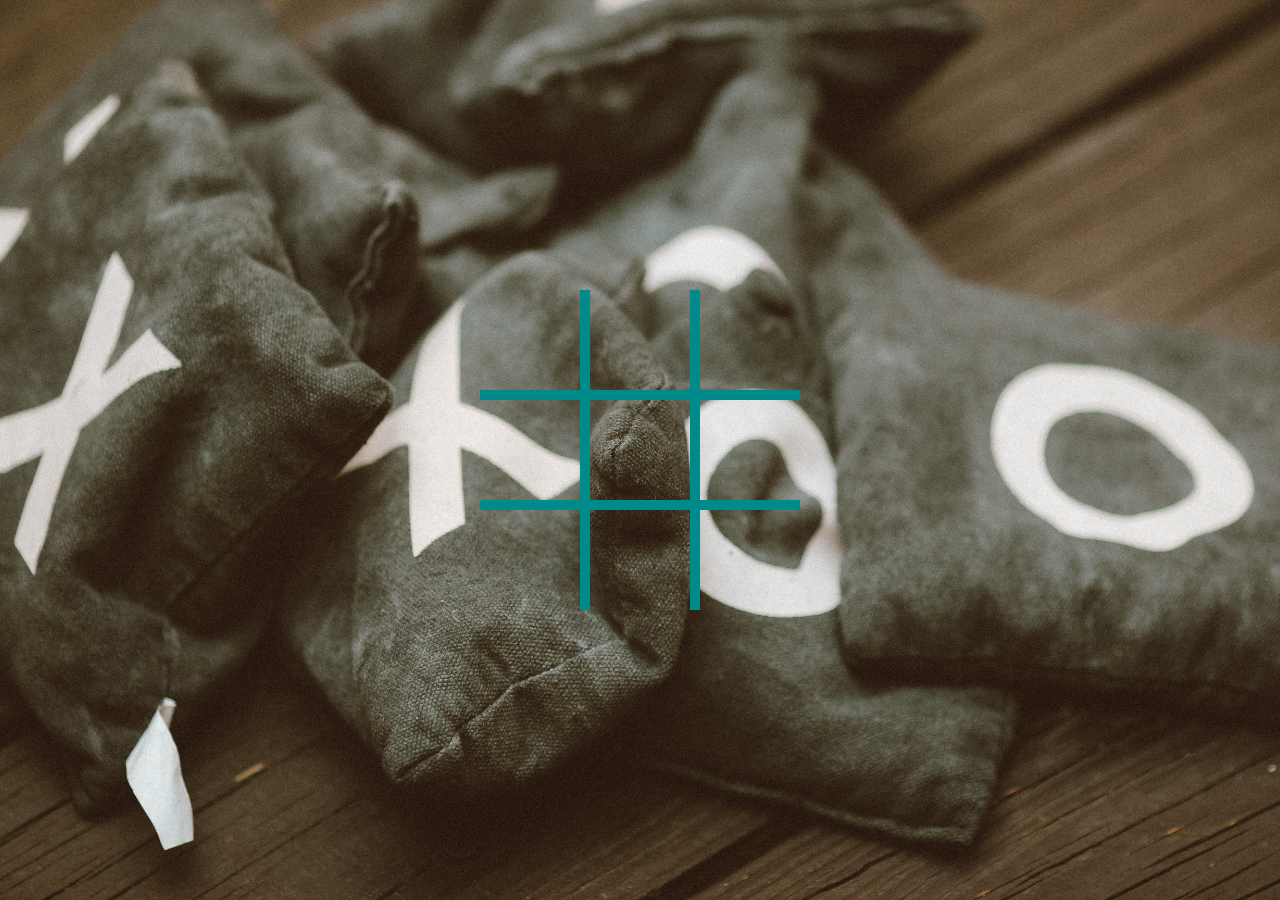
<file: index.html>
<!DOCTYPE html>
<html lang="en">
<head>
 <meta charset="UTF-8">
 <meta http-equiv="X-UA-Compatible" content="IE=edge">
 <meta name="viewport" content="width=device-width, initial-scale=1.0">
 <link rel="stylesheet" href="style.css">
 <script src="script.js" defer></script>
 <title>Tic-Tac-Toe</title>
</head>
<body>
        <div class="board" id="board">
               <div class="cell" data-cell></div>
               <div class="cell" data-cell></div>
               <div class="cell" data-cell></div>
               <div class="cell" data-cell></div>
               <div class="cell" data-cell></div>
               <div class="cell" data-cell></div>
               <div class="cell" data-cell></div>
               <div class="cell" data-cell></div>
               <div class="cell" data-cell></div>
           </div>
           <div class="winning-message" id="winningMessage">
               <div id="winningMessageText"></div>
               <button id="restartButton">Restart</button>
           </div>
       </body>

</html>
</file>
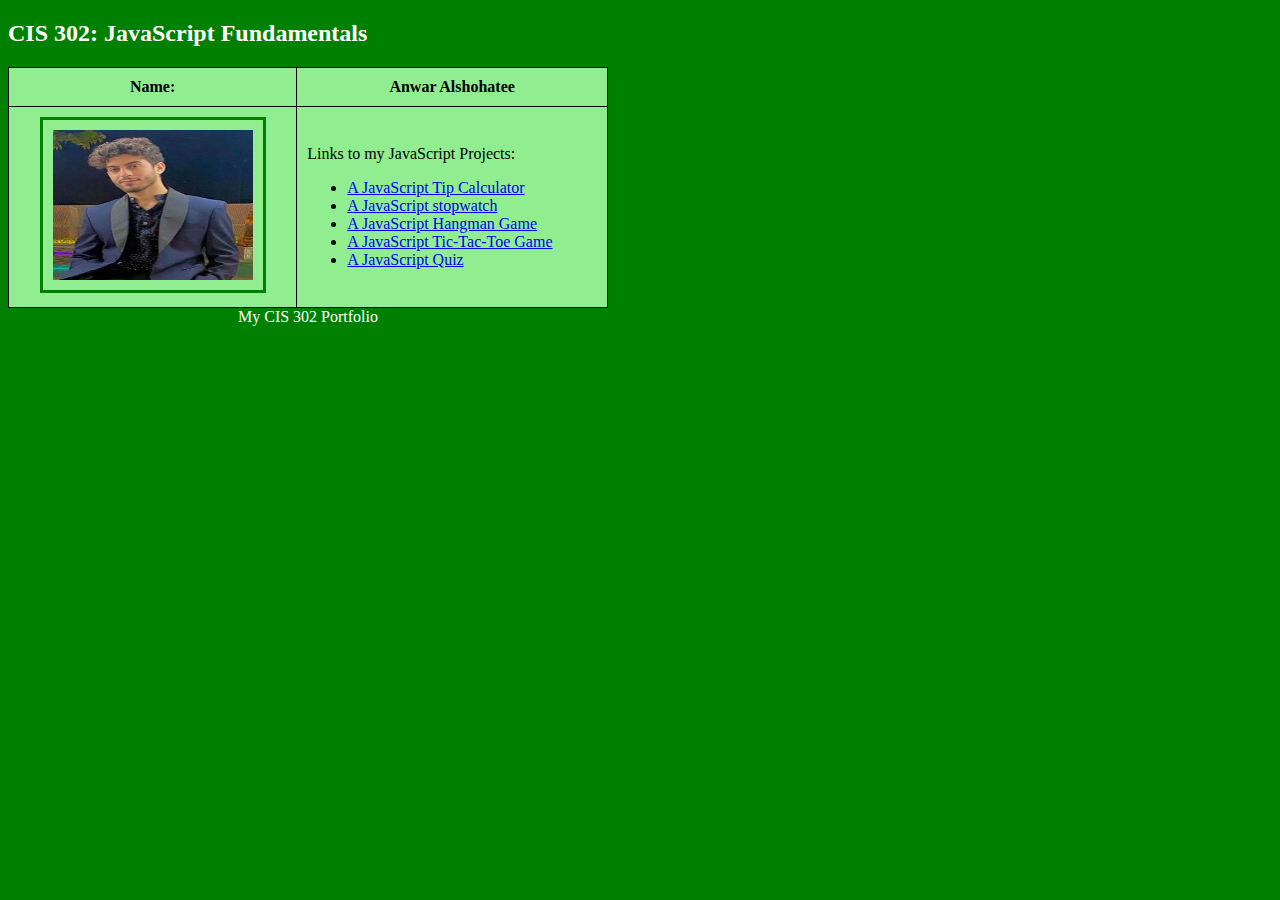
<file: Final_Project/index.html>
<!DOCTYPE html>
<html lang="en">
<head>
    <meta charset="UTF-8">
    <meta http-equiv="X-UA-Compatible" content="IE=edge">
    <meta name="viewport" content="width=device-width, initial-scale=1.0">
    <title>Anwar Alshohatee 302</title>
    <link rel="stylesheet" href="style.css">
</head>
<body>
    
    <h2>CIS 302: JavaScript Fundamentals</h2>
    <table>
        <thead>
            <tr>
                <th>Name:</th>
                <th>Anwar Alshohatee</th>
             </tr>
         </thead>
        <tbody>
            <tr>
                <td id="Anwar_img" > <img src="Anwar.jpg" alt=""> </td>
                <td>
                    <p>Links to my JavaScript Projects: </p>
                    <ul>
                        <li> <a href="https://zargo246.github.io/Project_1/" target="_blank"> A JavaScript Tip Calculator </a>  </li>
                        <li> <a href="https://zargo246.github.io/stopwatch/" target="_blank"> A JavaScript stopwatch </a>  </li>
                        <li> <a href="https://zargo246.github.io/Project3/" target="_blank"> A JavaScript Hangman Game </a>  </li>
                        <li>  <a href="https://zargo246.github.io/Project_11/" target="_blank"> A JavaScript Tic-Tac-Toe Game </a> </li>
                        <li> <a href="https://zargo246.github.io/Project_12/" target="_blank"> A JavaScript Quiz </a> </li>
                    </ul>
                </td>
            </tr>
        </tbody>
        <caption> My CIS 302 Portfolio </caption>
    </table>
</body>
</html>
</file>
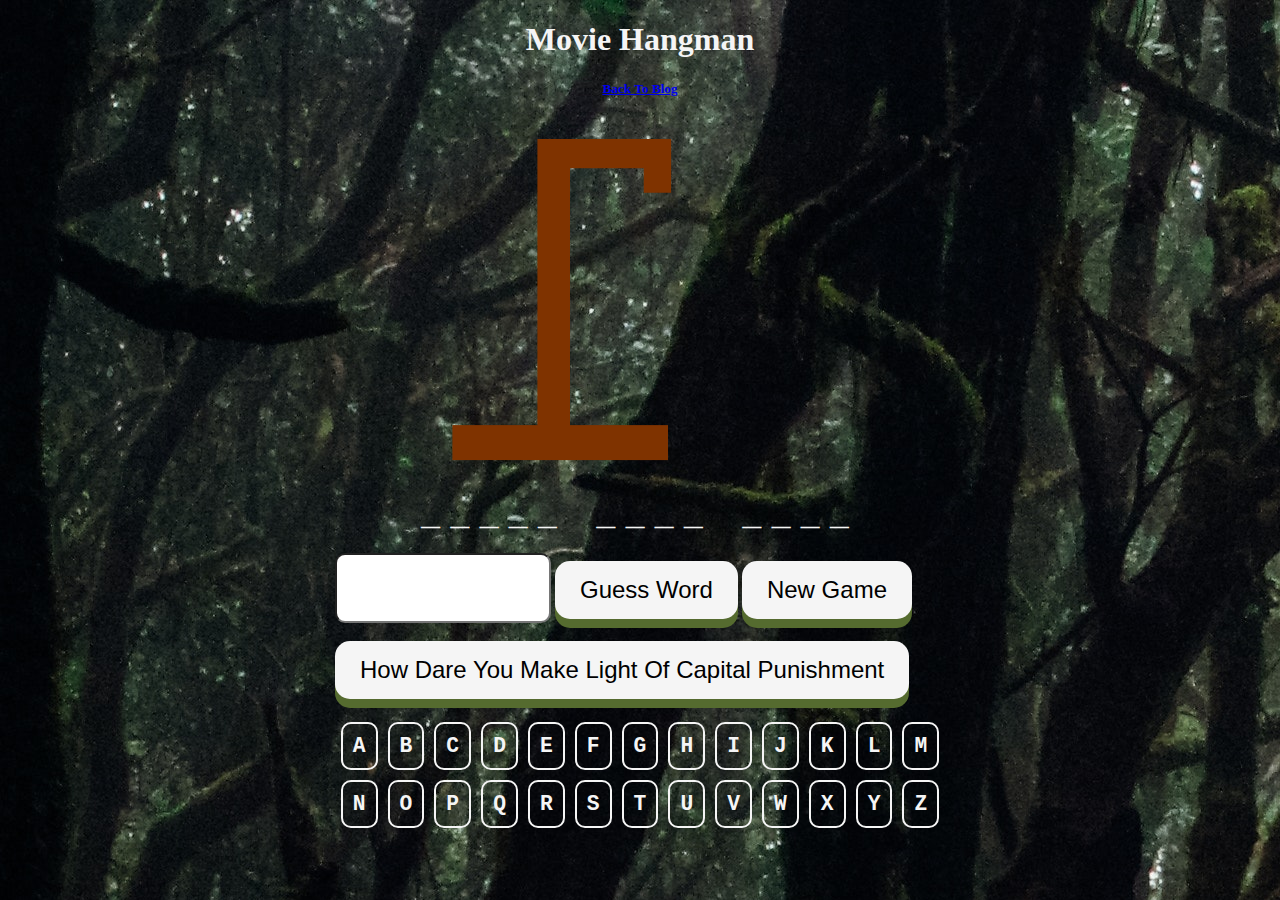
<file: Project3/index.html>
<!DOCTYPE html>
<html>
  <head>
    <title>Movie Hangman</title>
    <link rel="stylesheet" href="hangman.css">
    <link rel="shortcut icon" 
          href="https://mitchum.blog/wp-content/uploads/2019/05/favicon.png" />
  </head>
  <body>
    <main>
      <h1>Movie Hangman</h1>
      <h5><a href="https://mitchum.blog/how-to-build-hangman-with-javascript/">Back To Blog</a></h5>
      <div id="gallows">
        <img style="padding-left: 70px" id="hangmanImage" src="img/hangman0.png">
      </div>
      <div id="word"></div>
      <br>
      <div id="controls">
        <input type="text" id="guessBox">
        <button id="guessWordButton" class="button" onclick="guessWord( game )">Guess Word</button>
        <button id="newGameButton" class="button" onclick="newGame();">New Game</button>
        <br>
        <br>
        <form action="https://mitchum.blog/sorry-for-offending-subscribe/">
          <button class="button">How Dare You Make Light Of Capital Punishment</button>
        </form>
      </div>
      <br>
      <div id="guesses"></div>
    </main>   
   <script src="hangman.js"></script>
  </body>
</html>
</file>
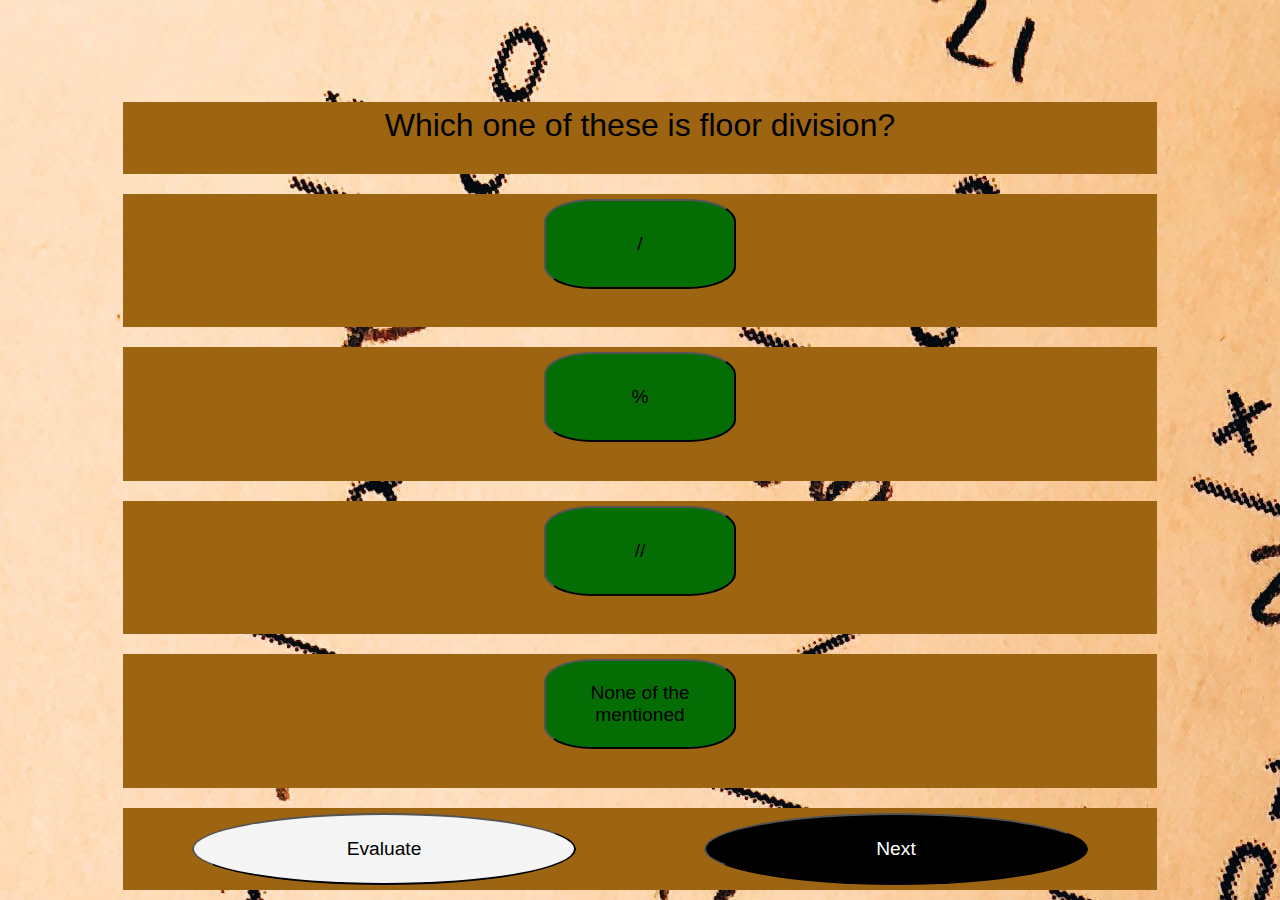
<file: Project_12/index.html>
<!DOCTYPE html>
<html lang="en">
<head>
	<meta charset="UTF-8">
	<meta http-equiv="X-UA-Compatible" content="IE=edge">
	<meta name="viewport" content="width=device-width, initial-scale=1.0">
	<link rel="stylesheet" href="style.css">
</head>
<body>
	<div class="panel">
		<div class="result">

		</div>
		<div class="question-container" id="question">
			Question goes here.
		</div>
		<div class="option-container">
			<button class="option" onclick="" id="op1" >option1</button>
	
		</div>
		<div class="option-container">
	
			<button class="option" id="op2" >option2</button>

		</div>
		<div class="option-container">
			
			<button class="option" id="op3">option3</button>
	
		</div>
		<div class="option-container">
			
			<button class="option" id="op4">option4</button>
		</div>
		<div class="navigation">
			<button class="evaluate">Evaluate</button>
			<button class="next">Next</button>
		</div>
	</div>
	<script src="script.js"></script>
</body>
</html>
</file>
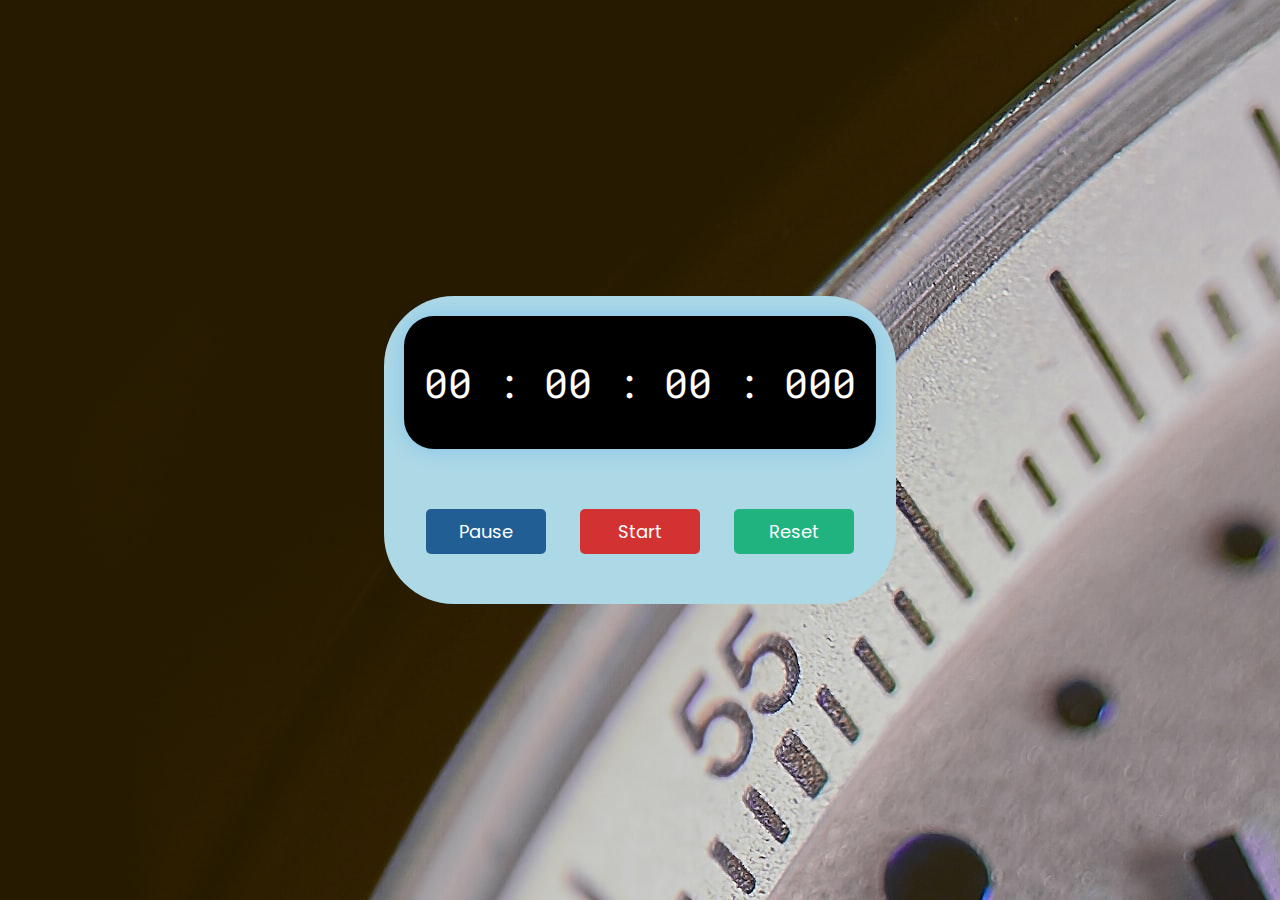
<file: stopwatch/index.html>
<!DOCTYPE html>
<!-- Design by foolishdeveloper.com -->
<html lang="en">
<head>
    <title>javascript simple stopwatch</title>
    <!--Google Font-->
    <link rel="preconnect" href="https://fonts.gstatic.com">
    <link href="https://fonts.googleapis.com/css2?family=Poppins:wght@600&family=Roboto+Mono:wght@700&display=swap" rel="stylesheet">
    <!--Stylesheet-->
    <style media="screen">
      *,
*:before,
*:after{
    padding: 0;
    margin: 0;
    box-sizing: border-box;
}
body{
  background-image: url("timer.jpg");
  width: 500px;
  
  
}
.container{
    background-color: lightblue;
    width: 40%;
    min-width: 500px;
    position: absolute;
    transform: translate(-50%,-50%);
    top: 50%;
    left: 50%;
    padding: 20px 0;
    padding-bottom: 50px;
    border-radius: 70px;
}
.timerDisplay{
    position: relative;
    width: 92%;
    background: black;
    left: 4%;
    padding: 40px 0;
    font-family: 'Roboto mono',monospace;
    color: white;
    font-size: 40px;
    display: flex;
    align-items: center;
    justify-content: space-around;
    border-radius: 30px;
    box-shadow: 0 0 20px rgba(0,139,253,0.25);
}
.buttons{
    width: 90%;
    margin: 60px auto 0 auto;
    display: flex;
    justify-content: space-around;
}
.buttons button{
    width: 120px;
    height: 45px;
    background-color: #205e94;
    color: #ffffff;
    border: none;
    font-family: 'Poppins',sans-serif;
    font-size: 18px;
    border-radius: 5px;
    cursor: pointer;
    outline: none;
}
.buttons button:nth-last-child(2){
  background-color: #d23332;
}
.buttons button:nth-last-child(1){
  background-color: #20b380;
}
    </style>
</head>
<body>
    <div class="container">
        <div class="timerDisplay">
            00 : 00 : 00 : 000
        </div>
        <div class="buttons">
            <button id="pauseTimer">Pause</button>
            <button id="startTimer">Start</button>
            <button id="resetTimer">Reset</button>
        </div>
    </div>
 
    <script>
let [milliseconds,seconds,minutes,hours] = [0,0,0,0];
let timerRef = document.querySelector('.timerDisplay');
let int = null;

document.getElementById('startTimer').addEventListener('click', ()=>{
    if(int!==null){
        clearInterval(int);
    }
    int = setInterval(displayTimer,10);
});

document.getElementById('pauseTimer').addEventListener('click', ()=>{
    clearInterval(int);
});

document.getElementById('resetTimer').addEventListener('click', ()=>{
    clearInterval(int);
    [milliseconds,seconds,minutes,hours] = [0,0,0,0];
    timerRef.innerHTML = '00 : 00 : 00 : 000 ';
});

function displayTimer(){
    milliseconds+=10;
    if(milliseconds == 1000){
        milliseconds = 0;
        seconds++;
        if(seconds == 60){
            seconds = 0;
            minutes++;
            if(minutes == 60){
                minutes = 0;
                hours++;
            }
        }
    }
    let h = hours < 10 ? "0" + hours : hours;
    let m = minutes < 10 ? "0" + minutes : minutes;
    let s = seconds < 10 ? "0" + seconds : seconds;
    let ms = milliseconds < 10 ? "00" + milliseconds : milliseconds < 100 ? "0" + milliseconds : milliseconds;

    timerRef.innerHTML = ` ${h} : ${m} : ${s} : ${ms}`;
}


    </script>
</body>
</html>
</file>
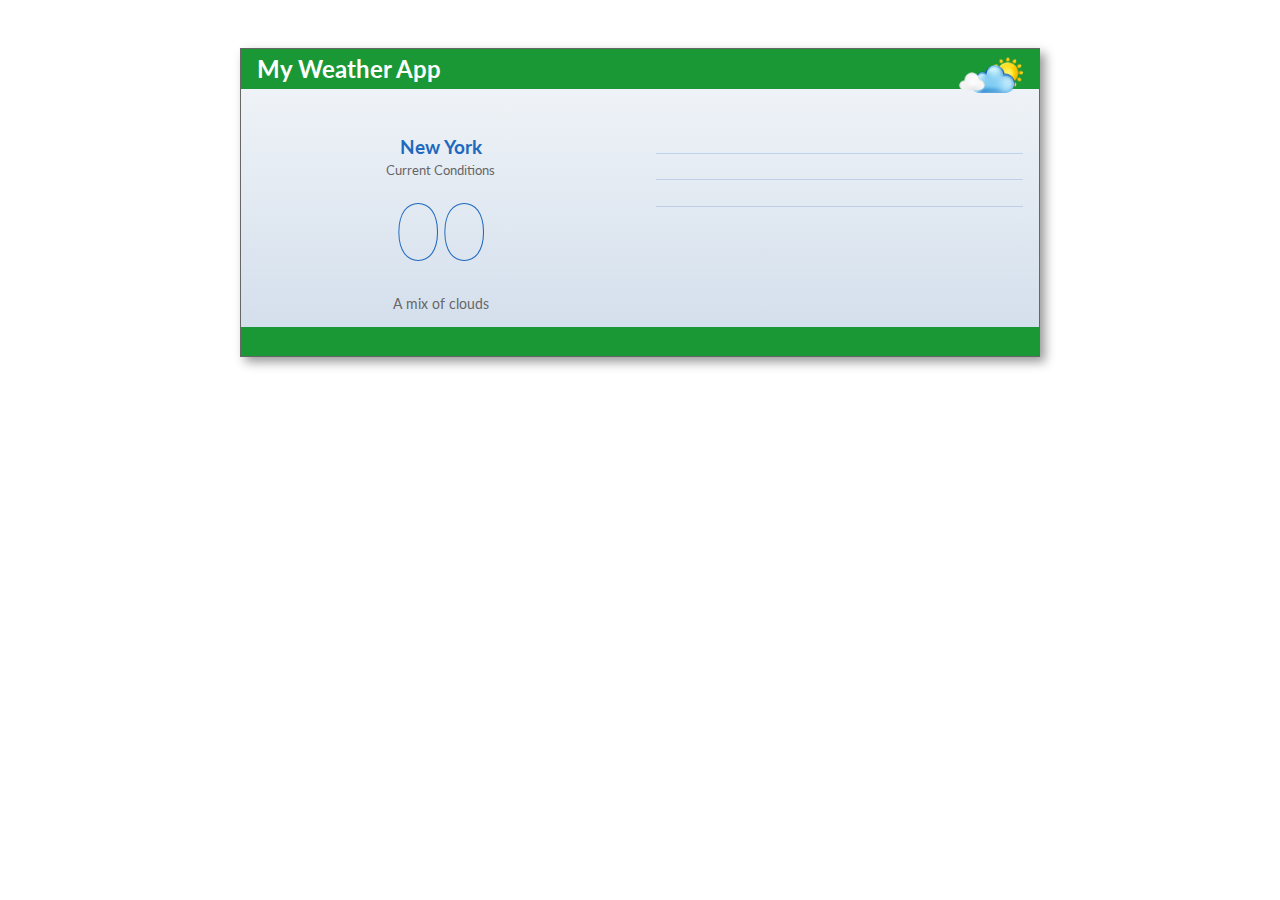
<file: weatherapp/index.html>
<!doctype html>

<html lang="en">

<head>
	<meta charset="utf-8">


	<title>My Weather App</title>

	<!-- TELLS PHONES NOT TO LIE ABOUT THEIR WIDTH & stops the font from enlarging whena phone is turned sideways-->
	<meta name="viewport" content="width=device-width, initial-scale=1, maximum-scale=1">

	<!-- *************** LOAD A GOOGLE FONT ****************** -->
	<link href="https://fonts.googleapis.com/css?family=Lato:100,400,700" rel="stylesheet">
    <script src="app.js" defer></script>
	<!-- STYLE SHEETS -->
	<link href="style.css" rel="stylesheet">

	<!-- removes the browser interface -->
	<meta name="apple-mobile-web-app-capable" content="yes">
	<meta name="mobile-web-app-capable" content="yes">

	<meta name="apple-mobile-web-app-title" content="Weather">


	

</head>

<body>
	<div id="wrapper">
		<header>
			<figure class="wu"><img src="weatherLogo.png"></figure>
			<h1>My Weather App</h1>
			<!--<h2>JSON data from the Weather Underground</h2>-->
		</header>




		<!-- page content here -->
		<main>
			<section id="left">
				<div id="location">New York</div>
				<div id="weather">Current Conditions</div>
				<div id="temperature">00</div>
				<div id="desc">A mix of clouds</div>
			</section>

			<section id="right">
				<div>
					<span id="r1c1"></span>
					<span> <img id="r1c2"></span>
					<span id="r1c3"></span>
					<span id="r1c4"></span>
				</div>
				<div>
					<span id="r2c1"></span>
					<span> <img id="r2c2"></span>
					<span id="r2c3"></span>
					<span id="r2c4"></span>
				</div>
				<div>
					<span id="r3c1"></span>
					<span> <img id="r3c2"></span>
					<span id="r3c3"></span>
					<span id="r3c4"></span>
				</div>
			






		</main><!-- end content -->


		<footer>
			<!--<p>&bull;Paul Cheney &bull; Pluralsight Practice File</p>-->
		</footer>

	</div> <!-- end wrapper -->
</body>


</html>
</file>
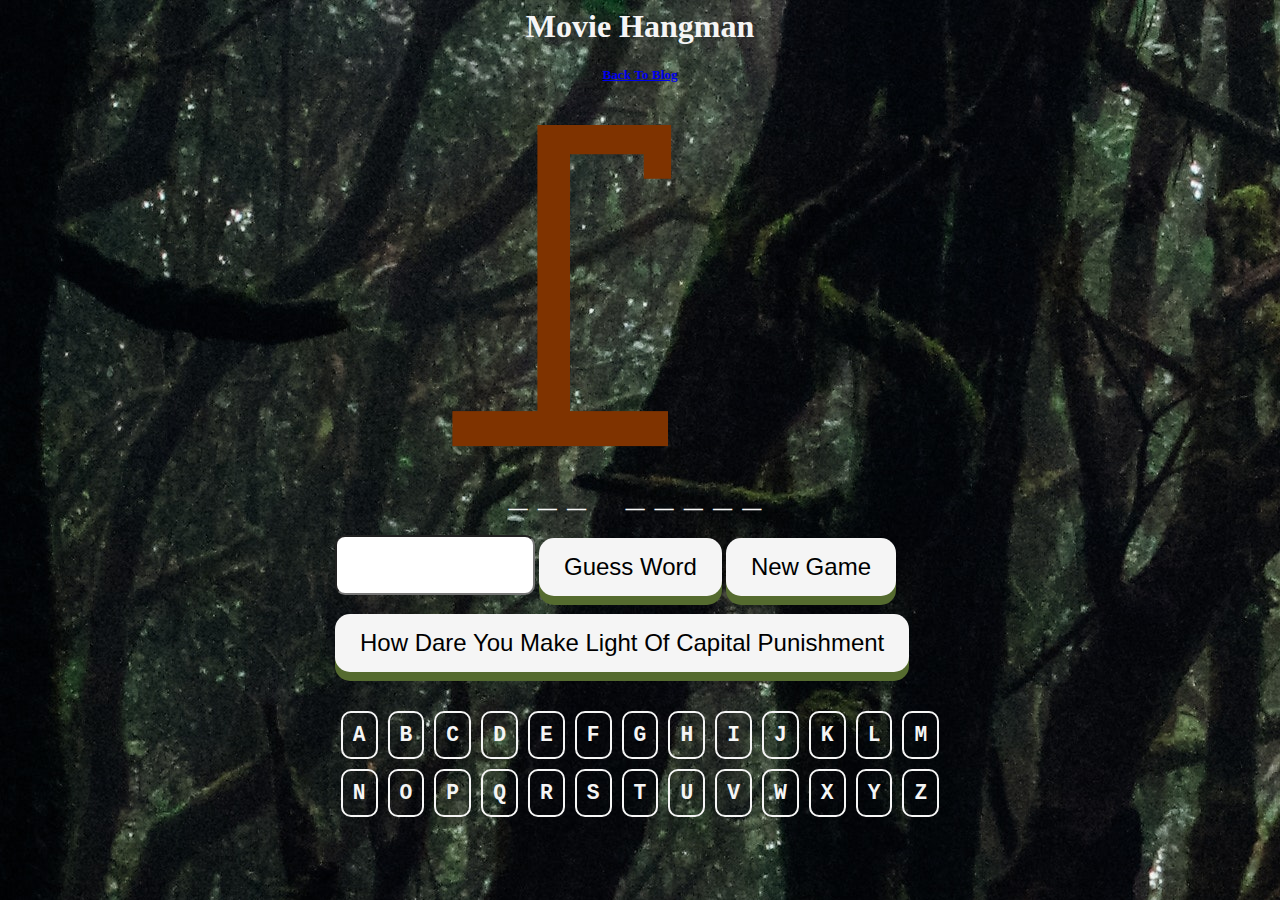
<file: Project3/hangman.html>
<html>
    <head>
      <title>Movie Hangman</title>
      <link rel="stylesheet" href="hangman.css">
      <link rel="shortcut icon" 
            href="https://mitchum.blog/wp-content/uploads/2019/05/favicon.png" />
    </head>
    <body>
      <main>
        <h1>Movie Hangman</h1>
        <h5><a href="https://mitchum.blog/how-to-build-hangman-with-javascript/">Back To Blog</a></h5>
        <div id="gallows">
          <img style="padding-left: 70px" id="hangmanImage" src="img/hangman0.png">
        </div>
        <div id="word"></div>
        <br>
        <div id="controls">
          <input type="text" id="guessBox">
          <button id="guessWordButton" class="button" onclick="guessWord( game )">Guess Word</button>
          <button id="newGameButton" class="button" onclick="newGame();">New Game</button>
          <br>
          <br>
          <form action="https://mitchum.blog/sorry-for-offending-subscribe/">
            <button class="button">How Dare You Make Light Of Capital Punishment</button>
          </form>
        </div>
        <br>
        <div id="guesses"></div>
      </main>   
     <script src="hangman.js"></script>
    </body>
  </html>
</file>
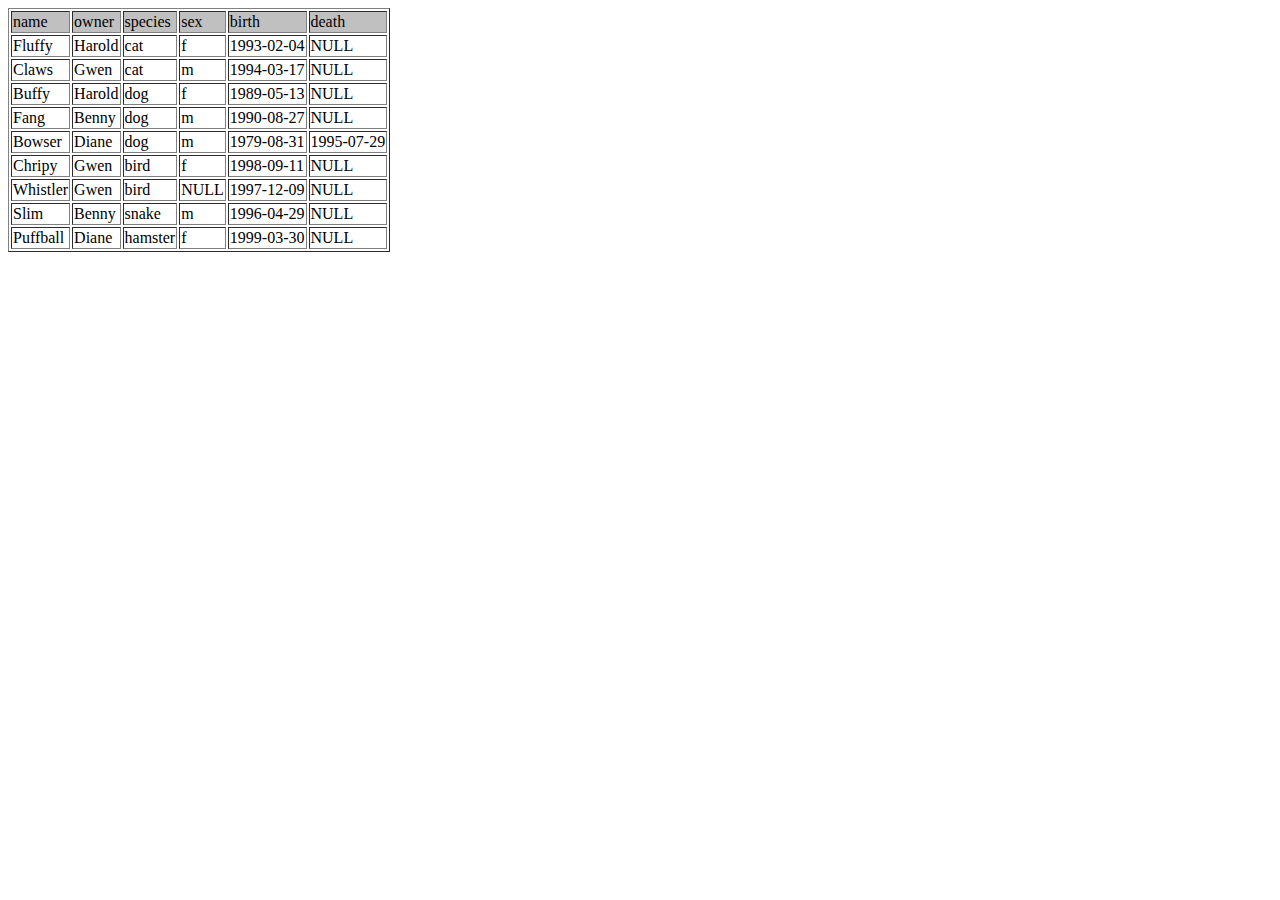
<file: SQL_Final/menagerie.html>
<html>
<head>
<meta http-equiv="Content-Type" content="text/html; charset=utf-8"><title>Data</title>
</head>
<body>
<table border=1>
<tr>
<td bgcolor=silver class='medium'>name</td>
<td bgcolor=silver class='medium'>owner</td>
<td bgcolor=silver class='medium'>species</td>
<td bgcolor=silver class='medium'>sex</td>
<td bgcolor=silver class='medium'>birth</td>
<td bgcolor=silver class='medium'>death</td>
</tr>

<tr>
<td class='normal' valign='top'>Fluffy</td>
<td class='normal' valign='top'>Harold</td>
<td class='normal' valign='top'>cat</td>
<td class='normal' valign='top'>f</td>
<td class='normal' valign='top'>1993-02-04</td>
<td class='normal' valign='top'>NULL</td>
</tr>

<tr>
<td class='normal' valign='top'>Claws</td>
<td class='normal' valign='top'>Gwen</td>
<td class='normal' valign='top'>cat</td>
<td class='normal' valign='top'>m</td>
<td class='normal' valign='top'>1994-03-17</td>
<td class='normal' valign='top'>NULL</td>
</tr>

<tr>
<td class='normal' valign='top'>Buffy</td>
<td class='normal' valign='top'>Harold</td>
<td class='normal' valign='top'>dog</td>
<td class='normal' valign='top'>f</td>
<td class='normal' valign='top'>1989-05-13</td>
<td class='normal' valign='top'>NULL</td>
</tr>

<tr>
<td class='normal' valign='top'>Fang</td>
<td class='normal' valign='top'>Benny</td>
<td class='normal' valign='top'>dog</td>
<td class='normal' valign='top'>m</td>
<td class='normal' valign='top'>1990-08-27</td>
<td class='normal' valign='top'>NULL</td>
</tr>

<tr>
<td class='normal' valign='top'>Bowser</td>
<td class='normal' valign='top'>Diane</td>
<td class='normal' valign='top'>dog</td>
<td class='normal' valign='top'>m</td>
<td class='normal' valign='top'>1979-08-31</td>
<td class='normal' valign='top'>1995-07-29</td>
</tr>

<tr>
<td class='normal' valign='top'>Chripy</td>
<td class='normal' valign='top'>Gwen</td>
<td class='normal' valign='top'>bird</td>
<td class='normal' valign='top'>f</td>
<td class='normal' valign='top'>1998-09-11</td>
<td class='normal' valign='top'>NULL</td>
</tr>

<tr>
<td class='normal' valign='top'>Whistler</td>
<td class='normal' valign='top'>Gwen</td>
<td class='normal' valign='top'>bird</td>
<td class='normal' valign='top'>NULL</td>
<td class='normal' valign='top'>1997-12-09</td>
<td class='normal' valign='top'>NULL</td>
</tr>

<tr>
<td class='normal' valign='top'>Slim</td>
<td class='normal' valign='top'>Benny</td>
<td class='normal' valign='top'>snake</td>
<td class='normal' valign='top'>m</td>
<td class='normal' valign='top'>1996-04-29</td>
<td class='normal' valign='top'>NULL</td>
</tr>

<tr>
<td class='normal' valign='top'>Puffball</td>
<td class='normal' valign='top'>Diane</td>
<td class='normal' valign='top'>hamster</td>
<td class='normal' valign='top'>f</td>
<td class='normal' valign='top'>1999-03-30</td>
<td class='normal' valign='top'>NULL</td>
</tr>
</table>
</body></html>
</file>
<file: style.css>
:root {
	--cell-size: 100px;

	--color: #ec06ec; /* for hover */
	--color-set: #420d66; /* when set */
	--l: 10px; /* X line-width */
}
body {
	margin: 0;
    background-image: url(tictac.jpg);
    background-repeat: no-repeat;
    background-size: cover;
    background-position: center;
}

.board {
	width: 100vw;
	height: 100vh;
	display: grid;
	justify-content: center;
	align-content: center;
	justify-items: center;
	align-items: center;
	grid-template-columns: repeat(3, auto)
}
.cell {
	width: var(--cell-size);
	height: var(--cell-size);
	border: 5px solid darkcyan;
	display: flex;
	justify-content: center;
	align-items: center;
	position: relative;
	cursor: pointer;
}
/* remove border for edges */
.cell:nth-child(1), .cell:nth-child(2), .cell:nth-child(3) {
	border-top: none;
}

.cell:nth-child(1), .cell:nth-child(4), .cell:nth-child(7) {
	border-left: none;
}

.cell:nth-child(3), .cell:nth-child(6), .cell:nth-child(9) {
	border-right: none;
}

.cell:nth-child(7), .cell:nth-child(8), .cell:nth-child(9) {
	border-bottom: none;
}
.cell.x, .cell.circle {
	cursor: not-allowed;
}
/* for cross */
.board.x .cell:not(.circle):not(.x):hover {
	background: linear-gradient(to top right, transparent calc(50% - var(--l) / 2), var(--color) calc(50% - var(--l) / 2) calc(50% + var(--l) / 2), transparent calc(50% + var(--l) / 2)),
				linear-gradient(to bottom right, transparent calc(50% - var(--l) / 2), var(--color) calc(50% - var(--l) / 2) calc(50% + var(--l) / 2), transparent calc(50% + var(--l) / 2));
	background-size: 80% 80%;
	background-repeat: no-repeat;
	background-position: center;
}
/* for cross (set) */
.cell:not(.circle).x {
	background: linear-gradient(to top right, transparent calc(50% - var(--l) / 2), var(--color-set) calc(50% - var(--l) / 2) calc(50% + var(--l) / 2), transparent calc(50% + var(--l) / 2)),
				linear-gradient(to bottom right, transparent calc(50% - var(--l) / 2), var(--color-set) calc(50% - var(--l) / 2) calc(50% + var(--l) / 2), transparent calc(50% + var(--l) / 2));
	background-size: 80% 80%;
	background-repeat: no-repeat;
	background-position: center;
}
/* for circle */
.board.circle .cell:not(.circle):not(.x):hover {	
	background: radial-gradient(var(--color) 60%, transparent 60%);
}

/* for circle (set) */
.cell:not(.x).circle {
	background: radial-gradient(var(--color-set) 60%, transparent 60%);
}
.winning-message {
	display: none;
	position: fixed;
	top: 0;
	left: 0;
	right: 0;
	bottom: 0;
	background-image: url(game.jpg);
    background-repeat: no-repeat;
    background-size: cover;
    background-position: center;
	justify-content: center;
	align-items: center;
	color: black;
	font-size: 5rem;
	font-family: Arial, Helvetica, sans-serif, Courier, monospace;
	flex-direction: column;
}
.winning-message button {
	border-radius: 10px;
	font-size: 3rem;
    color: white;
	background-color: black;
	border: 1px solid whitesmoke;
	padding: .25em .5em;
	cursor: pointer;
}

.winning-message button:hover {
	background-color: var(--color-set);
	color: whitesmoke;
	border-color: blanchedalmond;
}
.winning-message.show {
	display: flex;
    color: black;
}
</file>
<file: Final_Project/style.css>
body {
    background-color: green;
}

h2 {
    color:white;
}


table {

    width: 600px;
    border: 1px solid black;
    background-color: lightgreen;
    border-collapse: collapse;
    padding: 10px;
    
}

th,td{
    padding: 10px;
    border: 1px solid black;
}

caption{
    color: white;
    caption-side:bottom;
}

#Anwar_img{
    text-align: center;
}

img {
    width: 200px;
    height: 150px;
    padding: 10px;
    border: 3px solid green;
}
</file>
<file: Project3/hangman.css>
body {
    background-image: url("img/forest.jpg");
  }
  
  main {
    max-width: 610px;
    margin: auto;
  }
  
  h1, h5 {
    text-align: center;
    color: whitesmoke;
  }
  
  .win {
    color: white;
    background-color: green;
  }
  
  .loss {
    color: white;
    background-color: red;
  }
  
  #word {
    letter-spacing: 10px;
    text-align: center;
    font-size: 24pt;
    color: whitesmoke;
    font-weight: bold;
    font-family: "Courier New", Courier, monospace
  }
  
  #guesses {
    text-align: center;
    font-size: 16pt;
    color: whitesmoke;
    font-weight: bold;
    font-family: "Courier New", Courier, monospace
  }
  
  .guess {
    padding: 10px;
    display: inline-block;
    border: 2px solid whitesmoke;
    border-radius: 10px;
    margin: 5px;
    cursor: pointer;
  }
  
  @media only screen and (min-device-width: 375px ) and (max-device-width: 667px) {
      #guesses {
      text-align: center;
      font-size: 24pt;
      color: whitesmoke;
      font-weight: bold;
      font-family: "Courier New", Courier, monospace
    }
  
    .guess {
      padding: 30px;
      display: inline-block;
      border: 2px solid whitesmoke;
      border-radius: 10px;
      margin: 10px;
      cursor: pointer;
    }
  }
  
  #guessBox {
      height: 60px;
      border-radius: 10px;
      padding-top: 5px;
      font-size: 18pt;
      width: 200px;
      padding-left: 10px;
  }
  
  /* Buttons */
  .button {
    display: inline-block;
    padding: 15px 25px;
    font-size: 24px;
    cursor: pointer;
    text-align: center;
    text-decoration: none;
    outline: none;
    color: black;
    background-color: whitesmoke;
    border: none;
    border-radius: 15px;
    box-shadow: 0 9px darkolivegreen;
  }
  
  .button:hover {background-color: whitesmoke}
  
  .button:active {
    background-color: whitesmoke;
    box-shadow: 0 5px #666;
    transform: translateY(4px);
  }
</file>
<file: Project_12/style.css>
body{
	padding: 0;
	margin: 0;	
	width:100vw;
	height: 100vh;	
	background-image: url("quiz.jpg");
}
.panel{
	height: 100vh;
	display: flex;
	flex-direction: column;
	justify-content: center;
	align-items: center;
}
.question-container{
	margin: 10px;
	padding: 5px;
	width: 80vw;
	height: 10vh;
	background-color: rgb(157, 101, 17);
	font-size: xx-large;
	font-family: Impact, Haettenschweiler, 'Arial Narrow Bold', sans-serif;
	text-align: center;
	
}
.result{
	margin: 10px;
	padding: 5px;
	width:80vw;
	height: 10vh;
	text-align: center;
	font-family: Impact, Haettenschweiler, 'Arial Narrow Bold', sans-serif;
	font-size: 50px;
	
}
.option-container{
	display: flex;
	justify-content: space-around;
	margin: 10px;
	padding: 5px;
	width: 80vw;
	height: 20vh;
	background-color: rgb(157, 101, 17);
		
}
.option{	
	padding: 10px;
	width: 15vw;
	height: 10vh;
	font-size: larger;
	background-color: rgb(4, 110, 4);
	border-radius: 25%;
}
.option:hover{
	background-color: yellow;
}
.navigation{
	width: 80vw;
	height: 10vh;
	margin: 10px;
	padding: 5px;
	display: flex;
	justify-content: space-around;
	background-color: rgb(157, 101, 17);
}

.evaluate,.next{
	width:30vw;
	height: 8vh;
	padding: 5px;
	font-size: larger;
}
.evaluate{
	
	background-color: whitesmoke;
	border-radius: 50%;
	font-family: Impact, Haettenschweiler, 'Arial Narrow Bold', sans-serif;
}
.next{
	color: white;
	background-color: black;
	border-radius: 50%;
	font-family: Impact, Haettenschweiler, 'Arial Narrow Bold', sans-serif;
}
</file>
<file: weatherapp/style.css>
/* http://meyerweb.com/eric/tools/css/reset/ 
   v2.0 | 20110126
   License: none (public domain)
*/
html, body, div, span, applet, object, iframe,
h1, h2, h3, h4, h5, h6, p, blockquote, pre,
a, abbr, acronym, address, big, cite, code,
del, dfn, em, img, ins, kbd, q, s, samp,
small, strike, strong, sub, sup, tt, var,
b, u, i, center,
dl, dt, dd, ol, ul, li,
fieldset, form, label, legend,
table, caption, tbody, tfoot, thead, tr, th, td,
article, aside, canvas, details, embed,
figure, figcaption, footer, header, hgroup,
menu, nav, output, ruby, section, summary,
time, mark, audio, video {
  margin: 0;
  padding: 0;
  border: 0;
  font-size: 100%;
  font: inherit;
  vertical-align: baseline; }

/* HTML5 display-role reset for older browsers */
article, aside, details, figcaption, figure,
footer, header, hgroup, menu, nav, section {
  display: block; }

body {
  line-height: 1; }

ol, ul {
  list-style: none; }

blockquote, q {
  quotes: none; }

blockquote:before, blockquote:after,
q:before, q:after {
  content: '';
  content: none; }

table {
  border-collapse: collapse;
  border-spacing: 0; }

/* Prevents iPhone from resizing in landscape mode  */
html {
  -webkit-text-size-adjust: none; }

/*  apply a natural box layout model to all elements  */
* {
  -moz-box-sizing: border-box;
  -webkit-box-sizing: border-box;
  box-sizing: border-box; }

/* BODY  */
body {
  font-size: 16px;
  font-family: 'Lato', sans-serif;
  font-weight: 400;
  color: #666;
  background-color: #fff; }

div#wrapper {
  height: 100vh;
  position: relative;
  background: linear-gradient(#f3f6f9 0%, #d1ddeb 100%); }

/* HEADER  */
header {
  background-color: #1a9835;
  padding: .5rem 0 .5rem 2%; }

header h1, header h2 {
  color: white; }

header h1 {
  font-size: 1.5rem;
  font-weight: 700; }

header h2 {
  font-size: .75rem;
  font-weight: 400;
  padding-top: .2rem; }

header figure {
  float: right;
  width: 80px;
  padding-right: 2%; }

header figure img {
  width: 100%; }

nav {
  background-color: #1f69be;
  padding: 10px 2%; }
  nav input {
    width: 100px;
    padding: 5px 0 5px 10px;
    border: 1px solid #fff;
    border-radius: 5px;
    background-color: rgba(255, 255, 255, 0.5); }
  nav button {
    border: 1px solid #fff;
    background: linear-gradient(to bottom, rgba(255, 255, 255, 0.9) 0%, white 60%, rgba(255, 255, 255, 0.6) 100%);
    border-radius: 5px;
    padding: 5px 10px;
    margin-left: 4%; }

/*end nav*/
/* MAIN  */
main {
  min-height: 5em; }
  main #location {
    margin-top: 3rem;
    text-align: center;
    font-size: 1.2rem;
    font-weight: 700;
    color: #1f69be; }
  main #weather {
    margin-top: .5rem;
    text-align: center;
    font-size: .8rem;
    font-weight: 400; }
  main #temperature {
    margin-top: .75rem;
    text-align: center;
    font-size: 5rem;
    font-weight: 100;
    color: #1f69be; }
  main #desc {
    margin-top: .75rem;
    text-align: center;
    font-size: .9rem;
    font-weight: 400;
    padding: 4%; }
  main #right {
    margin-top: 2rem;
    padding: 0 1rem; }
  main #right img {
    width: 25px; }
  main #right div {
    border-bottom: 1px solid rgba(31, 105, 190, 0.2);
    padding-top: .6rem;
    display: flex;
    display: -ms-flexbox;
    flex-direction: row;
    -ms-flex-direction: row;
    flex-wrap: nowrap;
    align-items: center; }
  main #right div span:nth-child(1) {
    flex-basis: 40%;
    -ms-flex: 1 1 40%; }
  main #right div span:nth-child(2) {
    flex-grow: 1; }
  main #right div span:nth-child(3) {
    flex-grow: 1; }
  main #right div span:nth-child(4) {
    flex-grow: 1; }

/*  FOOTER  */
footer {
  position: fixed;
  bottom: 0;
  width: 100%;
  text-align: center;
  padding: 1em;
  background-color: #1a9835;
  color: #fff;
  font-size: .9rem; }

/* OTHER */
div.keepOpen {
  clear: both; }

@media only screen and (min-width: 480px) {
  #left, #right {
    float: left;
    width: 50%; } }
@media only screen and (min-width: 800px) {
  div#wrapper {
    max-width: 800px;
    margin: 3rem auto 0 auto;
    border: 1px solid #666;
    height: auto;
    box-shadow: 5px 5px 10px #999; }

  footer {
    clear: both;
    position: relative; } }

/*# sourceMappingURL=styles.css.map */
</file>
